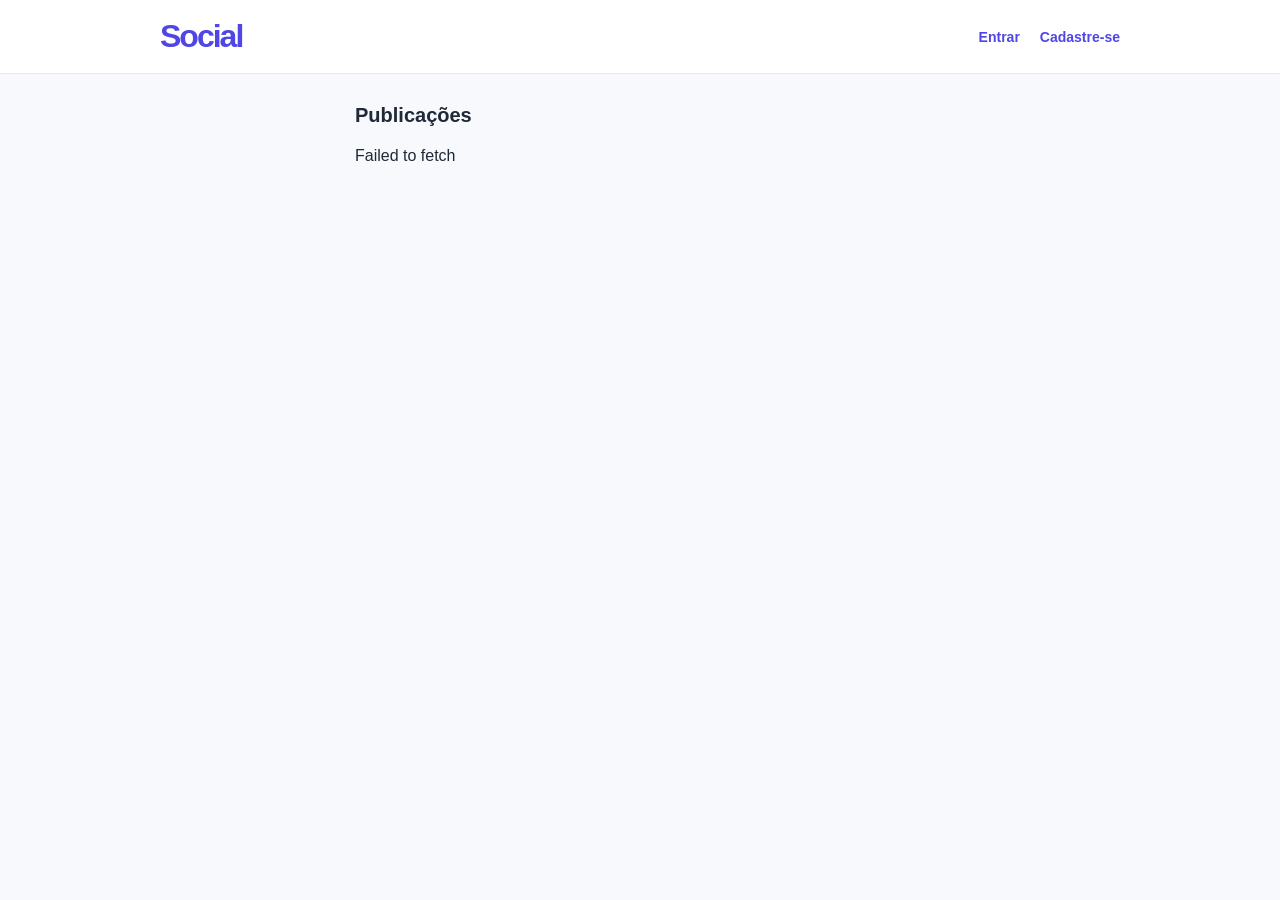
<file: index.html>
<!DOCTYPE html>
<html lang="pt-BR">
<head>
    <meta charset="UTF-8">
    <meta name="viewport" content="width=device-width, initial-scale=1.0">

    <title>Social</title>

    <link rel="stylesheet" href="./css/style.css">
    <script src="./js/services/getService.js" defer></script>
    <script src="./js/services/postService.js" defer></script>
    <script src="./js/services/putService.js" defer></script>
    <script src="./js/services/deleteService.js" defer></script>
    <script src="./js/main.js" defer></script>
</head>

<body>

    <header>
        <div class="header-container">
            <h1 class="logo">Social</h1>
            <nav id="nav">
                <a href="./pages/login.html">Entrar</a>
                <a href="./pages/register.html">Cadastre-se</a>
            </nav>
        </div>
    </header>

    <main>
        <section id="create-post" hidden>
            <h2>Nova publicação</h2>
            <form id="post-form">

                <textarea
                    id="post-texto"
                    placeholder="O que você deseja compartilhar?"
                    required></textarea>

                <input
                    type="url"
                    id="post-img"
                    placeholder="URL da imagem (opcional)">
                <button type="submit">Publicar</button>
            </form>

            <p id="post-mensagem"></p>
        </section>

        <section id="feed">
            <h2>Publicações</h2>

            <div id="posts-container">
                <p>Carregando publicações...</p>
            </div>

        </section>
    </main>
    <dialog id="edit-modal">

    <h2 id="edit-title">Editar publicação</h2>

    <textarea id="edit-texto"></textarea>

    <div class="modal-buttons">
        <button id="cancel-edit">Cancelar</button>
        <button id="save-edit">Salvar</button>
    </div>

    </dialog>

    <dialog id="delete-modal">

        <h2>Excluir publicação?</h2>

        <p>Esta publicação será excluída permanentemente.</p>

        <div class="modal-buttons">
            <button id="cancel-delete">Cancelar</button>
            <button id="confirm-delete">Excluir</button>
        </div>

    </dialog>
</body>
</html>
</file>
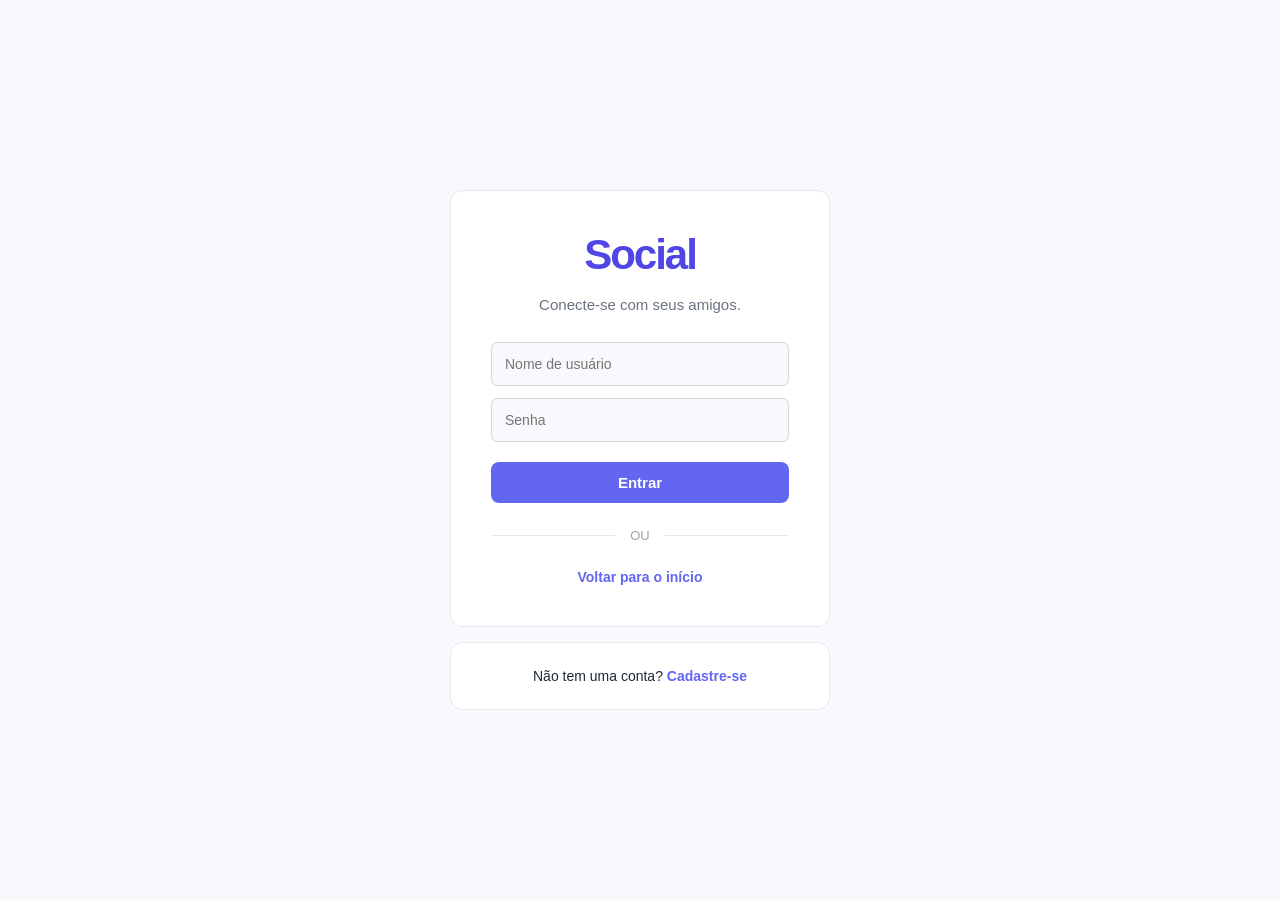
<file: pages/login.html>
<!DOCTYPE html>
<html lang="pt-BR">
<head>
    <meta charset="UTF-8">
    <meta name="viewport" content="width=device-width, initial-scale=1.0">

    <title>Social - Login</title>

    <link rel="stylesheet" href="../css/login_register.css">
    <script src="../js/services/postService.js" defer></script>
    <script src="../js/login.js" defer></script>
</head>

<body>
    <main class="container">
        <div class="card">
            <h1 class="logo">Social</h1>

            <p class="subtitle">
                Conecte-se com seus amigos.
            </p>

            <form id="login-form">
                <input type="text"
                       id="login"
                       placeholder="Nome de usuário"
                       required>

                <input type="password"
                       id="senha"
                       placeholder="Senha"
                       required>

                <button type="submit">Entrar</button>
            </form>
            <p id="mensagem" role="status"></p>
            <div class="separator">OU</div>
            <a href="../index.html">Voltar para o início</a>
        </div>

        <div class="card-bottom">
            <p>
                Não tem uma conta?
                <a href="./register.html">Cadastre-se</a>
            </p>
        </div>
    </main>
</body>
</html>
</file>
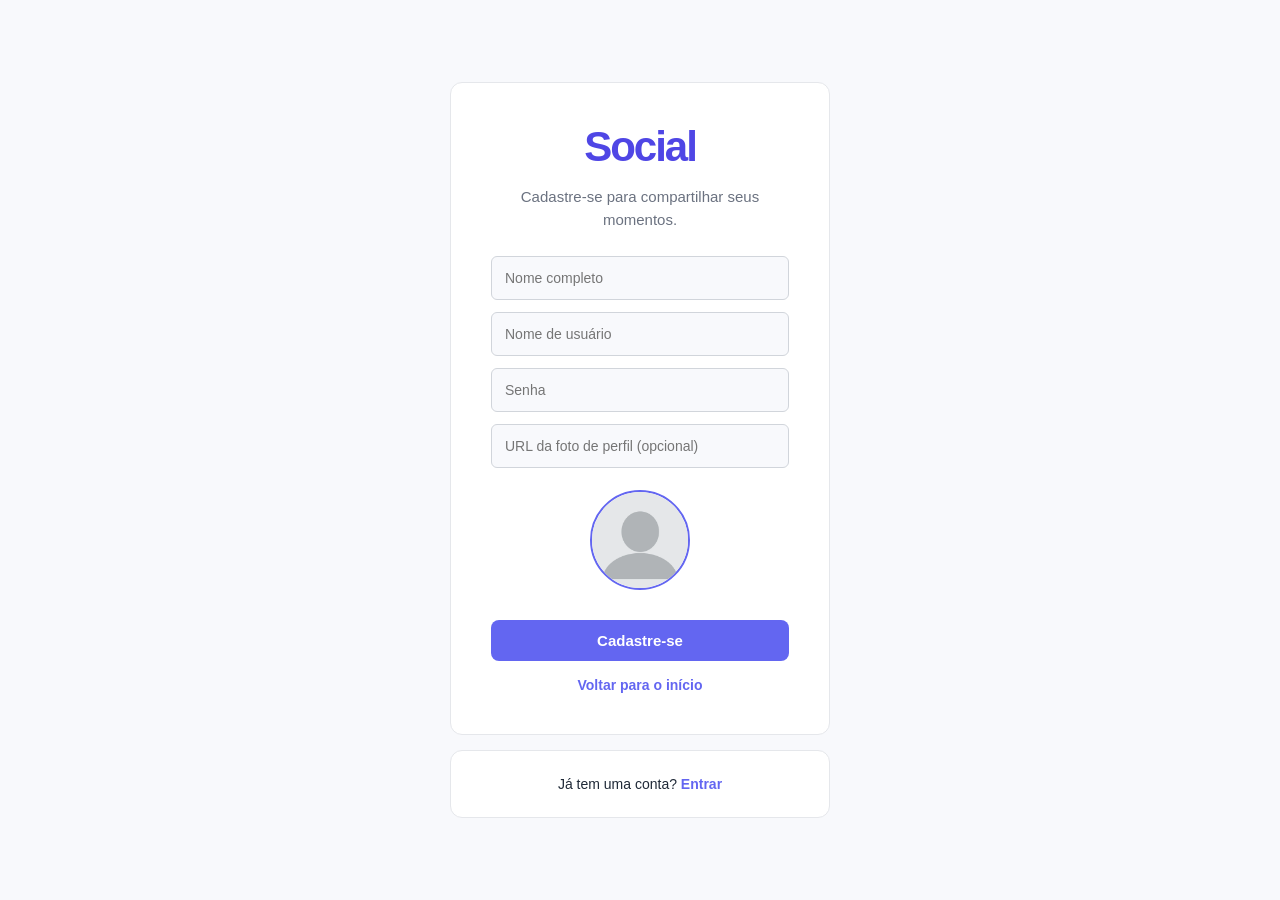
<file: pages/register.html>
<!DOCTYPE html>
<html lang="pt-BR">
<head>
    <meta charset="UTF-8">
    <meta name="viewport" content="width=device-width, initial-scale=1.0">

    <title>Social - Cadastro</title>

    <link rel="stylesheet" href="../css/login_register.css">
    <script src="../js/services/postService.js" defer></script>
    <script src="../js/register.js" defer></script>
</head>

<body>
    <main class="container">
        <div class="card">
            <h1 class="logo">Social</h1>

            <p class="subtitle">
                Cadastre-se para compartilhar seus momentos.
            </p>

            <form id="register-form">
                <input type="text"
                       id="nome"
                       placeholder="Nome completo"
                       required>
                <input type="text"
                       id="login"
                       placeholder="Nome de usuário"
                       required>
                <input type="password"
                       id="senha"
                       placeholder="Senha"
                       required>
                <input type="url"
                       id="img"
                       placeholder="URL da foto de perfil (opcional)">
                       <img id="preview" src="../images/avatar.png" alt="Prévia da foto de perfil">
                <button type="submit">Cadastre-se</button>
            </form>

            <p id="mensagem" role="status"></p>

            <a href="../index.html">Voltar para o início</a>
        </div>

        <div class="card-bottom">
            <p>
                Já tem uma conta?
                <a href="./login.html">Entrar</a>
            </p>
        </div>
    </main>
</body>
</html>
</file>
<file: css/style.css>
* {
    margin: 0;
    padding: 0;
    box-sizing: border-box;
}

body {
    font-family: Arial, sans-serif;
    background-color: #f8f9fc;
    color: #1f2937;
}

header {
    background-color: white;
    border-bottom: 1px solid #e5e7eb;
    position: sticky;
    top: 0;
    z-index: 10;
}

.header-container {
    max-width: 1000px;
    margin: auto;
    padding: 18px 20px;
    display: flex;
    justify-content: space-between;
    align-items: center;
}

.logo {
    font-size: 32px;
    color: #4f46e5;
    letter-spacing: -2px;
}

nav {
    display: flex;
    align-items: center;
    gap: 20px;
}

nav a {
    color: #4f46e5;
    text-decoration: none;
    font-size: 14px;
    font-weight: bold;
}

nav a:hover {
    text-decoration: underline;
}

main {
    max-width: 600px;
    margin: 30px auto;
    padding: 0 15px;
}

h2 {
    font-size: 20px;
    margin-bottom: 20px;
}

/* Criar publicação */

#create-post {
    background-color: white;
    border: 1px solid #e5e7eb;
    border-radius: 12px;
    padding: 20px;
    margin-bottom: 25px;
}

#create-post[hidden] {
    display: none;
}

#post-form {
    display: flex;
    flex-direction: column;
    gap: 12px;
}

textarea,
input {
    width: 100%;
    padding: 12px;
    font-family: Arial, sans-serif;
    font-size: 14px;
    background-color: #f8f9fc;
    border: 1px solid #d1d5db;
    border-radius: 8px;
    outline: none;
}

textarea {
    min-height: 110px;
    resize: vertical;
}

textarea:focus,
input:focus {
    border-color: #6366f1;
}

button {
    background-color: #6366f1;
    color: white;
    border: none;
    border-radius: 8px;
    padding: 10px 18px;
    font-weight: bold;
    cursor: pointer;
}

button:hover {
    background-color: #4f46e5;
}

button:disabled {
    opacity: 0.6;
    cursor: not-allowed;
}

/* Publicações */

.post {
    background-color: white;
    border: 1px solid #e5e7eb;
    border-radius: 12px;
    margin-bottom: 25px;
    overflow: hidden;
}

.post-header {
    display: flex;
    align-items: center;
    gap: 12px;
    padding: 15px;
}

.avatar {
    width: 44px;
    height: 44px;
    border-radius: 50%;
    object-fit: cover;
    background-color: #e0e7ff;
    flex-shrink: 0;
}

.post-header h3 {
    font-size: 15px;
    color: #1f2937;
    flex: 1;
}

.post-header span {
    font-size: 12px;
    color: #888;
}

.post-header button {
    background-color: transparent;
    color: #6366f1;
    padding: 5px;
    font-size: 13px;
}

.post-header button:hover {
    background-color: #eef2ff;
}

.post p {
    padding: 12px 15px;
    font-size: 15px;
    line-height: 1.5;
    overflow-wrap: anywhere;
    white-space: pre-wrap;
}

.post-image {
    display: block;
    width: 100%;
    max-height: 650px;
    object-fit: contain;
}

.post span {
    font-size: 14px;
    color: #6b7280;
}

.post-header span {
    font-size: 12px;
    color: #888;
}

.post > span {
    display: block;
    padding: 15px;
}

/* Curtidas */

.heart {
    width: 28px;
    height: 28px;
    cursor: pointer;
    margin: 10px;
}

/* Botão de comentários */

.post > button {
    background-color: white;
    color: #6366f1;
    border: 1px solid white;
    border-radius: 8px;
    padding: 8px 14px;
    cursor: pointer;
}

.post > button:hover {
    background-color: #eef2ff;
}

/* Comentários */

.comments {
    border-top: 1px solid #e5e7eb;
    padding: 15px;
}

.comments[hidden] {
    display: none;
}

.comment {
    display: flex;
    align-items: flex-start;
    gap: 10px;
    margin-bottom: 15px;
}

.comment .avatar {
    width: 32px;
    height: 32px;
}

.comment p {
    padding: 5px 0;
    font-size: 14px;
}

.comment-form {
    display: flex;
    gap: 10px;
    margin-top: 15px;
}

/* Mensagens */

#post-mensagem {
    color: #dc2626;
    font-size: 14px;
    margin-top: 10px;
}

/* Modais */

dialog {
    width: 400px;
    max-width: 90%;
    margin: auto;
    padding: 25px;
    background-color: white;
    color: #1f2937;
    border: 1px solid #e5e7eb;
    border-radius: 15px;
}

dialog::backdrop {
    background-color: rgba(0, 0, 0, 0.5);
}

dialog h2 {
    color: #4f46e5;
    margin-bottom: 20px;
}

dialog p {
    color: #6b7280;
    line-height: 1.5;
    margin-bottom: 20px;
}

dialog textarea {
    width: 100%;
    min-height: 120px;
}

.modal-buttons {
    display: flex;
    justify-content: flex-end;
    gap: 10px;
    margin-top: 20px;
}

#cancel-edit,
#cancel-delete {
    background-color: #eef2ff;
    color: #4f46e5;
}

#confirm-delete {
    background-color: #dc2626;
    color: white;
}

#confirm-delete:hover {
    background-color: #b91c1c;
}

/* Responsividade */

@media (max-width: 600px) {
    .header-container {
        padding: 15px;
    }

    .logo {
        font-size: 28px;
    }

    nav {
        gap: 12px;
    }

    main {
        margin: 15px auto;
        padding: 0 10px;
    }

    .post {
        margin-bottom: 15px;
    }

    .comment-form {
        flex-wrap: wrap;
    }
}
</file>
<file: css/login_register.css>
* {
    margin: 0;
    padding: 0;
    box-sizing: border-box;
}

body {
    font-family: Arial, sans-serif;
    background-color: #f8f9fc;
    color: #1f2937;

    min-height: 100vh;

    display: flex;
    justify-content: center;
    align-items: center;

    padding: 20px;
}

.container {
    width: 100%;
    max-width: 380px;
}

.card {
    background-color: white;
    border: 1px solid #e5e7eb;
    border-radius: 12px;

    padding: 40px;
    text-align: center;
}

.logo {
    font-size: 42px;
    color: #4f46e5;
    letter-spacing: -2px;
    margin-bottom: 15px;
}

.subtitle {
    color: #6b7280;
    font-size: 15px;
    line-height: 1.5;
    margin-bottom: 25px;
}

form {
    display: flex;
    flex-direction: column;
    gap: 12px;
}

input {
    width: 100%;
    padding: 13px;

    font-size: 14px;
    background-color: #f8f9fc;

    border: 1px solid #d1d5db;
    border-radius: 6px;

    outline: none;
}

input:focus {
    border-color: #6366f1;
    box-shadow: 0 0 0 2px #e0e7ff;
}

button {
    background-color: #6366f1;
    color: white;

    padding: 12px;
    margin-top: 8px;

    border: none;
    border-radius: 8px;

    font-size: 15px;
    font-weight: bold;

    cursor: pointer;
    transition: 0.2s;
}

button:hover {
    background-color: #4f46e5;
}

button:disabled {
    opacity: 0.6;
    cursor: not-allowed;
}

a {
    color: #6366f1;
    text-decoration: none;
    font-size: 14px;
    font-weight: bold;
}

a:hover {
    text-decoration: underline;
}

.separator {
    display: flex;
    align-items: center;
    gap: 15px;

    color: #9ca3af;
    font-size: 13px;

    margin: 25px 0;
}

.separator::before,
.separator::after {
    content: "";
    flex: 1;
    height: 1px;
    background-color: #e5e7eb;
}

.card-bottom {
    background-color: white;
    border: 1px solid #e5e7eb;
    border-radius: 12px;

    margin-top: 15px;
    padding: 25px 15px;

    text-align: center;
    font-size: 14px;
}

#mensagem {
    color: #dc2626;
    font-size: 14px;
    margin: 15px 0;
}

#preview {
    width: 100px;
    height: 100px;
    border-radius: 50%;
    object-fit: cover;
    margin: 10px auto;
    border: 2px solid #6366f1;
}
</file>
